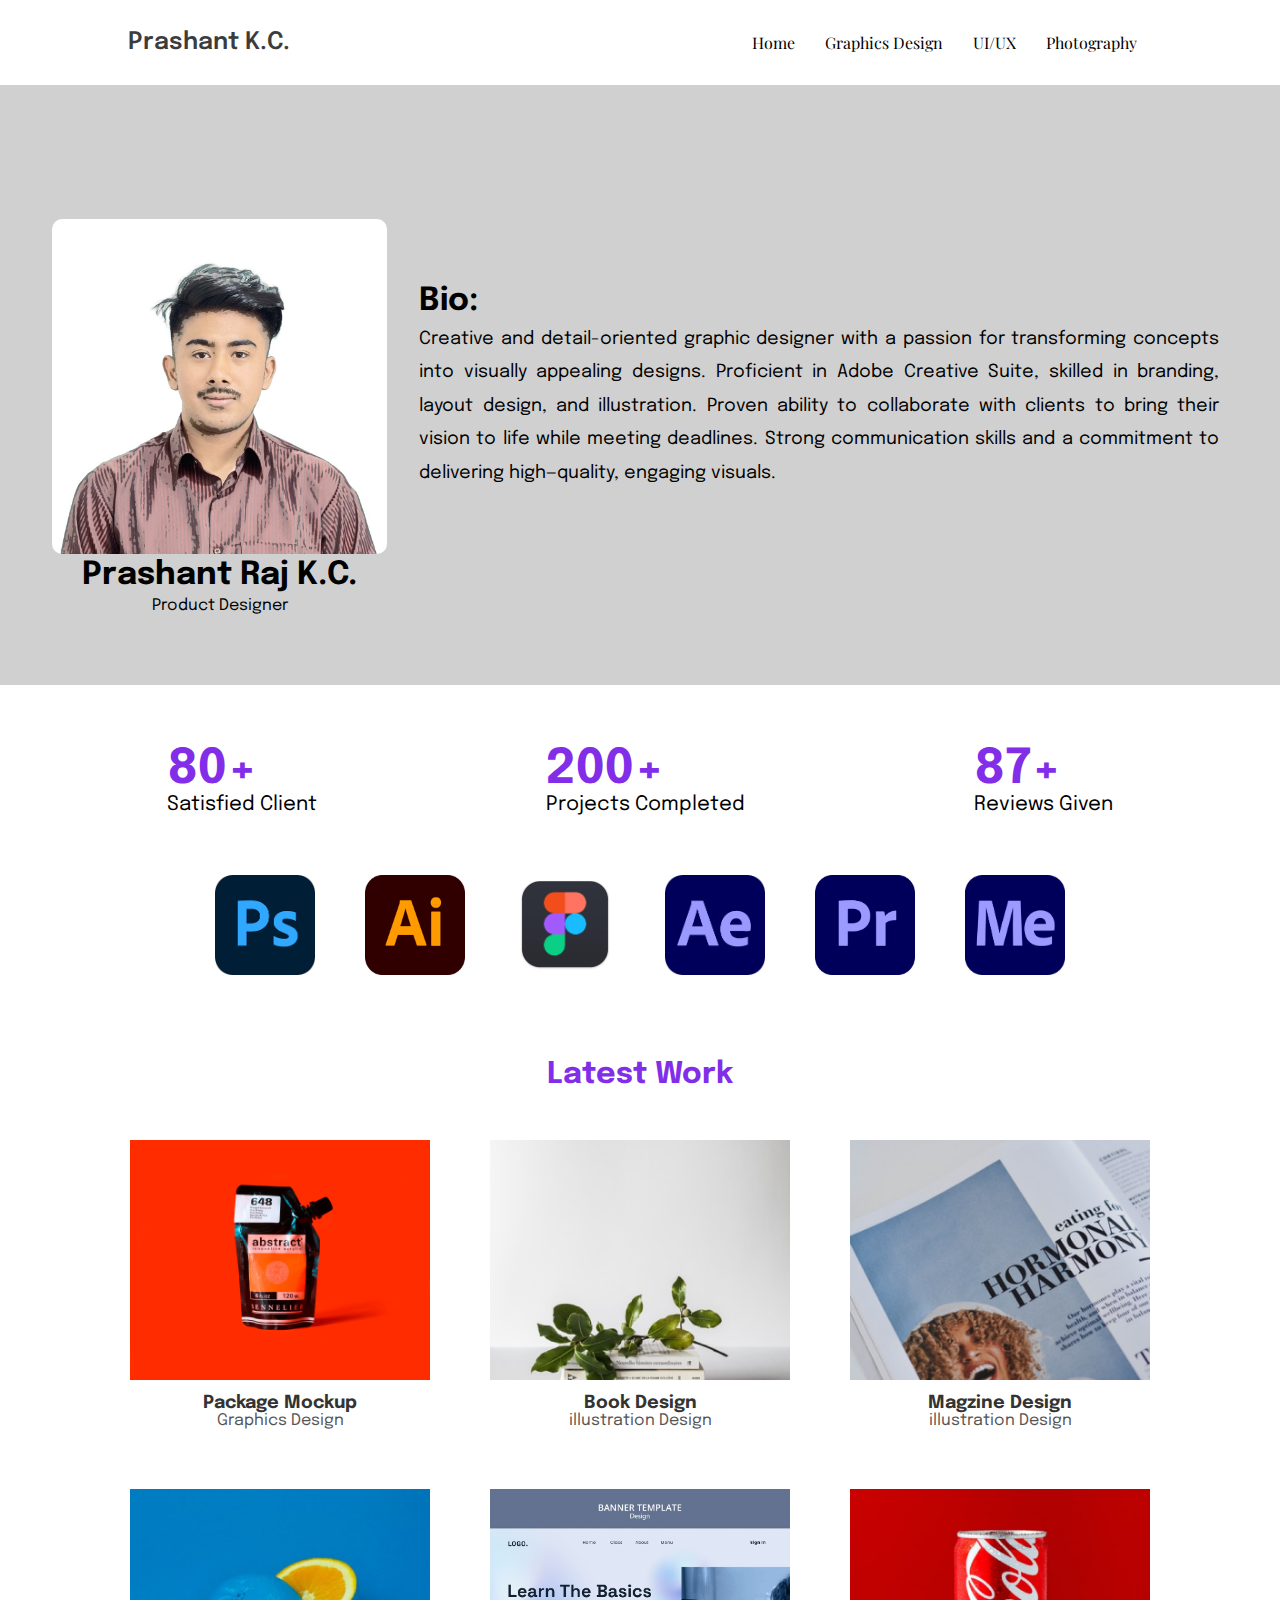
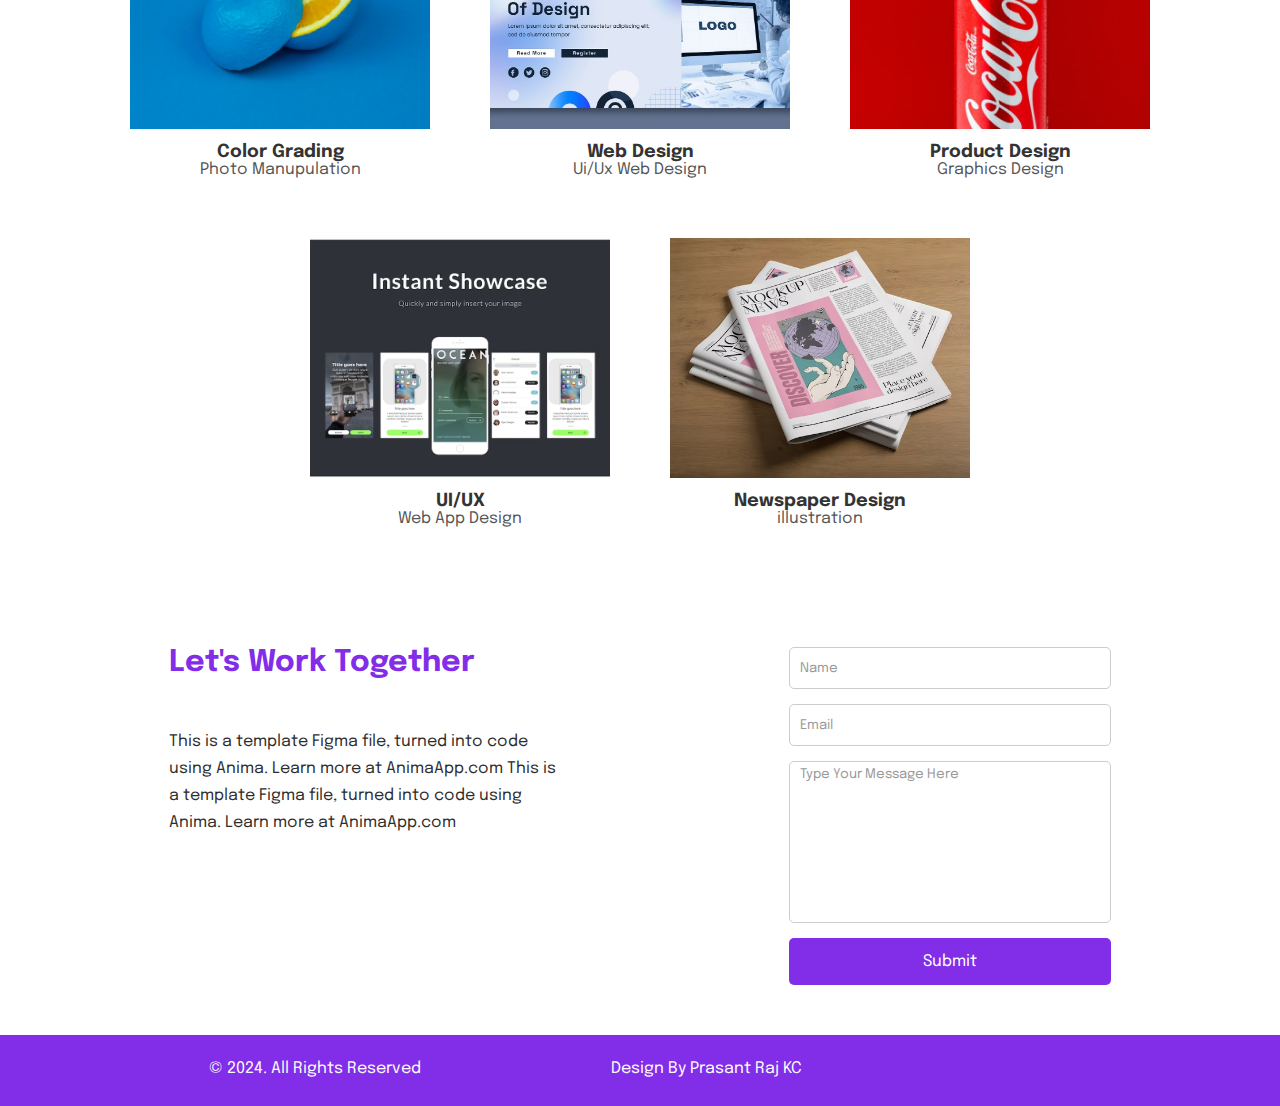
<file: index.html>
<!DOCTYPE html>
<html lang="en">

<head>
  <meta charset="UTF-8" />
  <meta name="viewport" content="width=device-width, initial-scale=1.0" />
  <title>Profile</title>
  <link rel="icon" href="assets/photo.jpg" type="IMAGE" />
  <link rel="stylesheet" href="app.css" />
  <link rel="preconnect" href="https://fonts.googleapis.com">
  <link rel="preconnect" href="https://fonts.gstatic.com" crossorigin>
  <link href="https://fonts.googleapis.com/css2?family=Epilogue:ital,wght@0,100..900;1,100..900&display=swap"
    rel="stylesheet">
  <link rel="stylesheet" href="https://cdnjs.cloudflare.com/ajax/libs/font-awesome/6.5.1/css/all.min.css"
    integrity="sha512-DTOQO9RWCH3ppGqcWaEA1BIZOC6xxalwEsw9c2QQeAIftl+Vegovlnee1c9QX4TctnWMn13TZye+giMm8e2LwA=="
    crossorigin="anonymous" referrerpolicy="no-referrer" />
</head>

<body>
  <script></script>
  <main>
    <header class="header">
      <div class="logo">Prashant K.C.</div>
          <nav>
              <ul>
                <li><a href="#">Home</a></li>
                <li><a href="#work" >Graphics Design</a></li>
                <li><a href="#work" >UI/UX</a></li>
                <li><a href="#work">Photography</a></li>
                <!-- <li><a href="./form.html" id="sign-up">Sign Up</a></li> -->
              </ul>
              <!-- <button id="sign-up">
                <a href="./form.html" id="sign-up-btn-text">
                  Sign Up
                </a>
              </button> -->
            </nav>
          </header>

          <div class="contain">
            <div class="image-section">
              <img src="assets/photo.jpg" alt="photo"  />
              <p class="name">Prashant Raj K.C.</p>
              <p>Product Designer</p>
            </div>
            <div class="bio">
              <p class="name">Bio:</p>
              <p id="bio-text">
                Creative and detail-oriented graphic designer with a passion for transforming
                concepts into visually appealing designs. Proficient in Adobe Creative Suite,
                skilled in branding, layout design, and illustration. Proven ability to collaborate
                with clients to bring their vision to life while meeting deadlines. Strong communication
                skills and a commitment to delivering high—quality, engaging visuals.
              </p>
            </div>

          </div>
    
    <div class="review" id="review">
      <div class="rev">
        <p class="review_number">80+</p>
        <p class="rev-p">Satisfied Client</p>
      </div>
      <div class="rev">
        <p class="review_number">200+</p>
        <p class="rev-p">Projects Completed</p>
      </div>
      <div class="rev">
        <p class="review_number">87+</p>
        <p class="rev-p">Reviews Given</p>
      </div>
    </div>
 
    <div class="project-softwares">
      <div class="software">
        <img src="./assets/designs/ps.png" alt="software1">
      </div>
      <div class="software">
        <img src="./assets/designs/illu.png" alt="software1">
      </div>
      <div class="software">
        <img src="./assets/designs/figma.png" alt="software1">
      </div>
      <div class="software">
        <img src="./assets/designs/ae.png" alt="software1">
      </div>
      <div class="software">
        <img src="./assets/designs/pr.png" alt="software1">
      </div>
      <div class="software">
        <img src="./assets/designs/me.png" alt="software1">
      </div>
    </div>


    <div class="lw" id="work">
      <p class="latest_work">Latest Work</p>
      <div class="work">
        <div id="designWork">
          <img src="assets/designs/pouch design.png" alt="work photo" class="work_img" />
          <div class="work_info">
            <p class="project_title">Package Mockup</p>
            <p class="project_desc">Graphics Design</p>
          </div>
        </div>
        <div id="designWork">
          <img src="assets/designs/books.png" alt="work photo" class="work_img" />
          <div class="work_info">
            <p class="project_title">Book Design</p>
            <p class="project_desc">illustration Design</p>
          </div>
        </div>
        <div id="designWork">
          <img src="assets/designs/magzine2.png" alt="work photo" class="work_img" />
          <div class="work_info">
            <p class="project_title">Magzine Design</p>
            <p class="project_desc">illustration Design</p>
          </div>
        </div>
        <div id="designWork">
          <img src="assets/designs/color grade.png" alt="work photo" class="work_img" />
          <div class="work_info">
            <p class="project_title">Color Grading</p>
            <p class="project_desc">Photo Manupulation</p>
          </div>
        </div>
        <div id="designWork">
          <img src="assets/designs/webdesign.png" alt="work photo" class="work_img" />
          <div class="work_info">
            <p class="project_title">Web Design</p>
            <p class="project_desc">Ui/Ux Web Design</p>
          </div>
        </div>
        <div id="designWork">
          <img src="assets/designs/coke.png" alt="work photo" class="work_img" />
          <div class="work_info">
            <p class="project_title">Product Design</p>
            <p class="project_desc">Graphics Design</p>
          </div>
        </div>
        <div id="designWork">
          <img src="assets/designs/uiux.png" alt="work photo" class="work_img" />
          <div class="work_info">
            <p class="project_title">UI/UX</p>
            <p class="project_desc">Web App Design</p>
          </div>
        </div>
        <div id="designWork">
          <img src="assets/designs/books2.png" alt="work photo" class="work_img" />
          <div class="work_info">
            <p class="project_title">Newspaper Design</p>
            <p class="project_desc">illustration</p>
          </div>
        </div>

        </div>
      </div>
    </div>



    <div class="input" id="contact">
      <div class="text-input">
        <p class="input_topic">Let's Work Together</p>
        <p class="input_text">
          This is a template Figma file, turned into code using Anima. Learn
          more at AnimaApp.com This is a template Figma file, turned into code
          using Anima. Learn more at AnimaApp.com
        </p>
        <div class="social_media">
          <a href="https://www.facebook.com/prashant.kc.5851/" target="_blank"><i class="fab fa-facebook-f"></i></a>
          <a href="https://www.linkedin.com/in/prashantrajkc/" target="_blank"><i class="fab fa-linkedin-in"></i></a>
          <a href="https://www.instagram.com/prashant.designer.np/" target="_blank"><i class="fab fa-instagram"></i></a>
          <a href="https://www.youtube.com/channel/UC209-1cV7FVBtVEtgQtsCQg" target="_blank"><i class="fab fa-youtube"></i></a>
        </div>
      </div>
      <div class="input_field">
        <input type="text" id="name" name="name" placeholder="Name" />
        <input type="email" id="email" name="email" placeholder="Email" />
        <textarea id="message" name="message" placeholder="Type Your Message Here"></textarea>
        <button type="submit" class="submit_btn">Submit</button>
      </div>
    </div>


    <div class="footer">

      <p>&copy; 2024. All Rights Reserved</p>
      <p>Design By Prasant Raj KC</p>
      <div class="social-icons">
        <a href="https://www.facebook.com/prashant.kc.5851/" target="_blank"><i class="fab fa-facebook-f"></i></a>
        <a href="https://www.linkedin.com/in/prashantrajkc/" target="_blank"><i class="fab fa-linkedin-in"></i></a>
        <a href="https://www.instagram.com/prashant.designer.np/" target="_blank"><i class="fab fa-instagram"></i></a>
        <a href="https://www.youtube.com/channel/UC209-1cV7FVBtVEtgQtsCQg" target="_blank"><i class="fab fa-youtube"></i></a>
      </div>
    </div>
  </main>
</body>

<style></style>

</html>
</file>
<file: app.css>
@import url('https://fonts.googleapis.com/css2?family=Playfair+Display:ital,wght@0,400..900;1,400..900&display=swap');
* {
  padding: 0;
  margin: 0;
  font-family: "Epilogue", sans-serif;

}



.active {
  color: #822ee9 !important;
  font-weight: 700;
}
header{
  display: flex;
  justify-content: space-between;
  align-items: center;
  
}
.logo {
  display: flex;
  align-items: center;
  font-size: 1.5em;
  font-weight: 600;
  color: #3c3c3c;
  margin-left: 8rem;
}
nav {
  background-color: #fff; /* white */
  display: flex;
  justify-content: space-between;
  align-items: center;
  padding: 2rem 8rem;
}

nav ul {
  display: flex;
  justify-content: center;
  align-items: center;
  list-style-type: none;
  margin: 0;
  padding: 0;
}

nav li {
  margin: 0 10px;
}

nav a{
  position: relative;
    color:hsla(0, 0%, 100%, 0.75);
    padding-bottom: 10px;
}



nav li a {
 color:black;
  text-decoration: none;
  padding: 5px;
  border-radius: 5px;
  font-size: 1em;
font-family: "Playfair Display", serif;
  font-optical-sizing: auto;
  font-weight: weight;
  font-style: normal;
}

nav li:hover a{
  color: #5D5D5D;
}

nav li a::after{
  content: ' ';
  position: absolute;
  width: 100%;
  height: 2px;
  background-color: #901fed;
  top: 2rem;
  left: 0;
  transform: scale(0,0);
  transition: 0.3s ease-out;
  transform-origin: 0% 100% 0%;
}

nav li a:hover::after{
  transform: scale(1,1);
}

#sign-up{
 /* background-color: #9d4edd;
 color: white;
 padding: 0.6rem 1.3rem;
 text-decoration: none;
 border: none; */
  display: inline-block;
  padding: 10px 20px;
  font-size: 16px;
  font-weight: bold;
  color: #ffffff;
  background-color: #9d4edd; /* Primary color, you can change this to your preferred color */
  border: 2px solid #9d4edd; /* Same color as background for a consistent look */
  border-radius: 2px;
  text-align: center;
  text-decoration: none;
  cursor: pointer;
  transition: background-color 0.3s, border-color 0.3s, color 0.3s;
}

nav #sign-up #sign-up-btn-text{
  text-decoration: none;
  color: #f1f1f1;
}

#sign-up:hover{
  background-color:#901fed ;
}

.contain {
  display: flex;
  flex-direction: row;
  padding: 120px 40px;
  justify-content: center;
  background-color: #d0d0d0;
  /* background-image: url(./assets/bg.png); */
  background-position:bottom;
  height: 40vh;
  
}
.image-section{
  width: 28vw;
 height: 47vh;
 display: flex;
 flex-direction: column;
  justify-content: center;
  align-items: center;
   
}
.image-section img{
  height: 335px;
  width: 335px;
  border-radius: 10px;
}
.name {
  font-weight: bold;
  padding: 5px 0;
  font-size: 2rem;
}
.bio {
  padding: 20px;
  width: 800px;
 display: flex;
 flex-direction: column;
 justify-content: center;
 font-size: 1.5rem;
}

#bio-text{
  line-height: 2.1rem;
  font-size: 18px;
  text-align: justify;
}

.review {
  display: flex;
  flex-direction: row;
  padding: 60px 67px;
  justify-content: space-between;
}

.review_number {
  /* font-weight: bolder;
  font-size: 50px;
  -webkit-text-stroke: 1px #822ee9;
  color: transparent; */

  color: #822ee9;
  font-weight: bolder;
  font-size: 3rem;
}

.rev-p {
  font-size: 20px;
}

.rev {

  padding: 0px 100px;
}

/* Project softwares */
.project-softwares{
  display: flex;
  flex-direction: row;
  justify-content: center;
  align-items: center;
  gap: 50px;
}

.project-softwares .software img{
  width: 100px;
  height: 100px;
}

.latest_work {
  color: #822ee9;
  font-weight: bolder;
  font-size: 30px;
  text-align: center;
  padding: 30px;
}

.work {
  display: flex;
  flex-wrap: wrap;
  justify-content: center;
  gap: 20px;
}

.work>div {
  text-align: center;
  /* background-color: transparent; */
  /* border-radius: 10px; */
  /* box-shadow: 0 0 20px rgba(0, 0, 0, 0.1); */
  padding: 20px;
  flex: 1 1 250px; /* Flex item properties */
  max-width: 300px; /* Maximum width of each work item */
}

.work_img {
  height: 240px;
  width: 100%;
  /* border-radius: 10px; */
  margin-bottom: 10px;
  object-fit: cover;
}

.project_title {
  font-weight: bold;
  font-size: 18px;
  color: #333;
}

.project_desc {
  font-size: 16px;
  color: #555;
}

.lw {
  padding: 50px  50px ;
}



.input {
  display: flex;
  padding: 50px;
  justify-content: space-evenly;
  flex-wrap: wrap;
}

.text-input {
  max-width: 400px;
  margin-right: 100px;
}

.input_topic {
  font-weight: bold;
  font-size: 30px;
  margin-bottom: 20px;
  color: #822ee9;
}

.input_text {
  font-size: 16px;
  color: #2D2D2D;
  margin-top: 50px;
  margin-bottom: 20px;
  line-height: 27px;

}

.input_field {
  display: flex;
  flex-direction: column;
  gap: 15px;
}

.input_field input {
  border: 1px solid #ccc;
  border-radius: 5px;
  height: 30px;
  padding: 5px 10px;
  width: 300px;
  transition: border-color 0.3s ease;
}

.input_field input:focus {
  outline: none;
  border-color: #822ee9;
}

.input_field input::placeholder {
  color: #999;
}

.input_field textarea {
  border: 1px solid #ccc;
  border-radius: 5px;
  padding: 5px 10px;
  width: 300px;
  height: 150px;
  resize: none;
  transition: border-color 0.3s ease;
}

.input_field textarea:focus {
  outline: none;
  border-color: #822ee9;
}

.input_field textarea::placeholder {
  color: #999;
}

.submit_btn {
  border: none;
  border-radius: 5px;
  background-color: #822ee9;
  color: #fff;
  font-size: 16px;
  padding: 15px 20px;
  cursor: pointer;
  transition: background-color 0.3s ease;
}

.submit_btn:hover {
  background-color: #0056b3;
}

.social_media {
  display: flex;
  gap: 20px;
}

.social_media a {
  text-decoration: none;
  color: #822ee9;
  font-size: 30px;
  transition: color 0.3s ease;
}

.social_media a:hover {
  color: #007bff;
}






.footer {
  background-color: #822ee9;
  color: #fff;
  padding: 20px;
  text-align: center;
  display: flex;
  justify-content: space-evenly;
}

.footer a {
  color: #fff;
  text-decoration: none;
  margin: 0 10px;
}

.footer a:hover {
  color: #f1f1f1;
}

.footer p {
  margin: 5px 0;
}

.footer .social-icons {
  margin-top: 10px;
}

.footer .social-icons a {
  color: #fff;
  text-decoration: none;
  font-size: 20px;
  margin: 0 10px;
}

.footer .social-icons a:hover {
  color: #f1f1f1;
}


/* sign up form  */
.container{
  width: 100vw;
  display: flex;
  justify-content: center;

}
form {
  padding: 25px;
  background: #fff;
  max-width: 500px;
  width: 100%;
  border-radius: 7px;
  box-shadow: 0 10px 15px rgba(0, 0, 0, 0.05);
}
form h2 {
  font-size: 27px;
  text-align: center;
  margin: 0px 0 30px;
}
form .form-group {
  margin-bottom: 15px;
  position: relative;
}
form label {
  display: block;
  font-size: 15px;
  margin-bottom: 7px;
}
form input,
form select {
  height: 45px;
  padding: 10px;
  width: 100%;
  font-size: 15px;
  outline: none;
  background: #fff;
  border-radius: 3px;
  border: 1px solid #bfbfbf;
}
form input:focus,
form select:focus {
  border-color: #9a9a9a;
}


form .password i {
  position: absolute;
  right: 0px;
  height: 45px;
  top: 28px;
  font-size: 13px;
  line-height: 45px;
  width: 45px;
  cursor: pointer;
  color: #939393;
  text-align: center;
}
.submit-btn {
  margin-top: 30px;
}
.submit-btn input {
  color: white;
  border: none;
  height: auto;
  font-size: 16px;
  padding: 13px 0;
  border-radius: 5px;
  cursor: pointer;
  font-weight: 500;
  text-align: center;
  background: #9d4edd;
  ;
  transition: 0.2s ease;
}
.submit-btn input:hover {
  background:#901fed;
}
</file>
